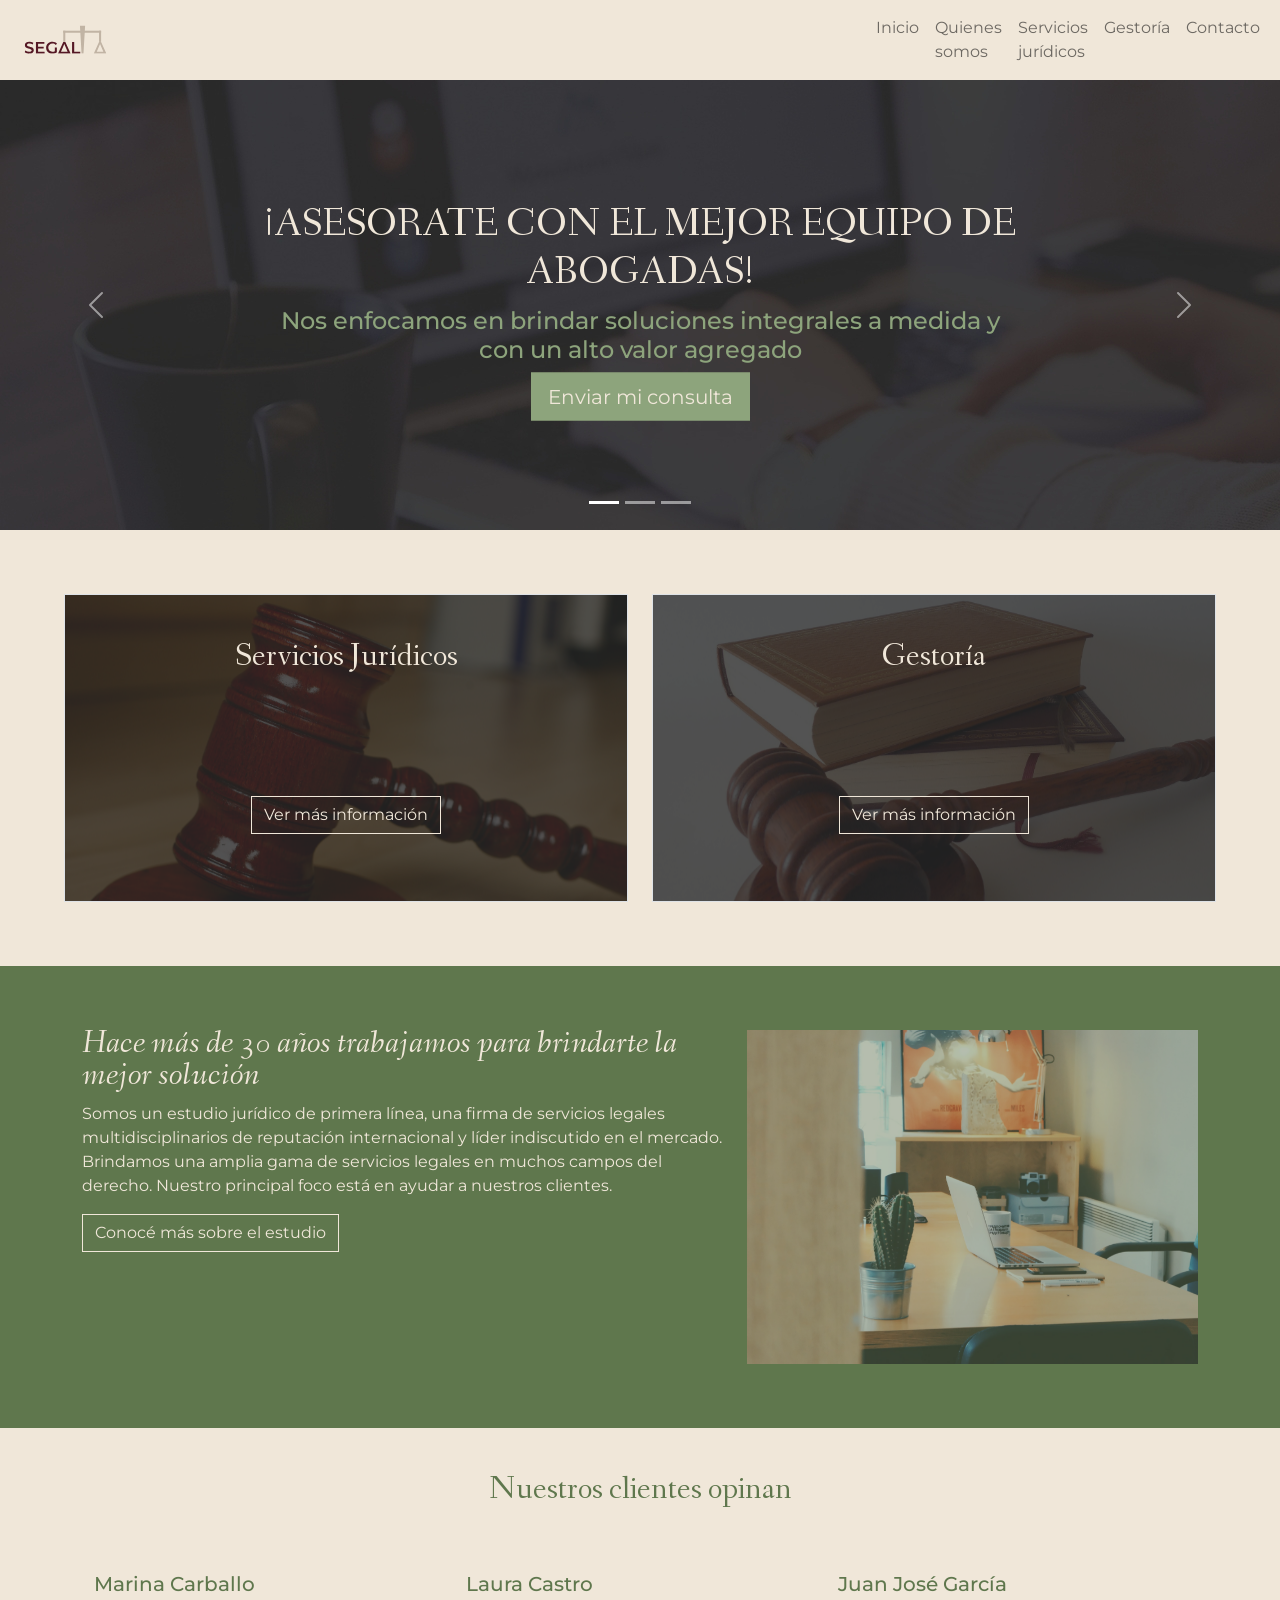
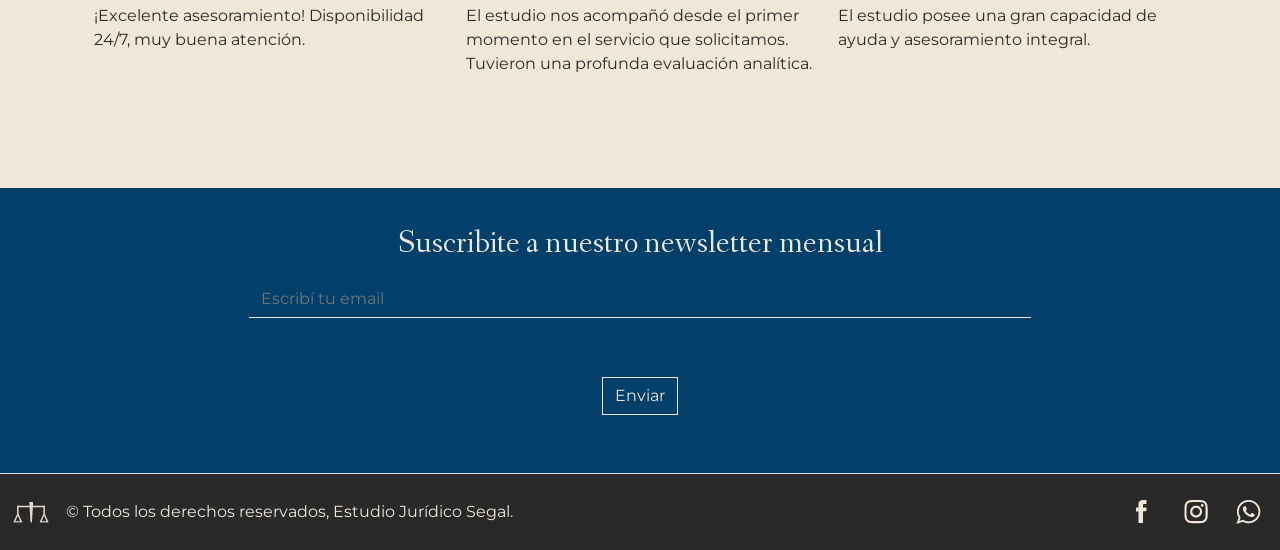
<file: index.html>
<!DOCTYPE html>
<html lang="en">
<head>
    <meta charset="UTF-8">

    <title>Estudio Jurídico Segal</title>
    <meta name="keywords"  content="Estudio Juridico, Bettina Segal, Legales, Villa Celina, Centro">
    <meta name="description" content="Estudio Juridico que cuenta con más de 30 años de trayectoria. Realiza servicios juridicos y gestorías personalizadas. La sección cuenta los servicios, acerca del estudio y un formulario de suscripción a newsletter.">

    <link rel="shortcut icon" href="assest/img/favicon.png">

    <!--Estilos de Bootstrap-->
    <link rel="stylesheet" href="assest/css/bootstrap.css">
     
    <!--Estilos de propios-->
    <link rel="stylesheet" href="assest/css/style.css">
   
    <!--Responsive-->
    <meta http-equiv="X-UA-Compatible" content="IE=edge">
    <meta name="viewport" content="width=device-width, initial-scale=1.0">

    <!-- Tipografía -->
    <link rel="preconnect" href="https://fonts.googleapis.com">
    <link rel="preconnect" href="https://fonts.gstatic.com" crossorigin>
    <link href="https://fonts.googleapis.com/css2?family=Montserrat&display=swap" rel="stylesheet">
    <!-- Tipografía medium-->
    <link href="https://fonts.googleapis.com/css2?family=Montserrat:wght@500&display=swap" rel="stylesheet">
    
    <!-- Recurso online de Animate-->
    <link rel="stylesheet" href="https://cdnjs.cloudflare.com/ajax/libs/animate.css/4.1.1/animate.min.css">
    

</head>
<body>
  
  <main>
    <header>
    <!-- NAV -->
      <nav class="navbar navbar-expand-lg navbar-light nav">
        <div class="container-fluid">
          <div class="container">
            <a class="navbar-brand" href="index.html">
              <img class="logo" src="assest/img/logo_estudiosegal.svg" alt="logo estudio juridico Segal">
            </a>
          </div>
          <button class="navbar-toggler" type="button" data-bs-toggle="collapse" data-bs-target="#navbarSupportedContent" aria-controls="navbarSupportedContent" aria-expanded="false" aria-label="Toggle navigation">
            <span class="navbar-toggler-icon"></span>
          </button>
          <div class="collapse navbar-collapse" id="navbarSupportedContent">
            <ul class="navbar-nav me-auto mb-2 mb-lg-0">
              <li class="nav-item item">
                <a class="nav-link" aria-current="page" href="index.html">Inicio</a>
              </li>
              <li class="nav-item item">
                <a class="nav-link" href="pages/quienes_somos.html">Quienes somos</a>
              </li>
              <li class="nav-item item">
                <a class="nav-link" href="pages/servicios_juridicos.html">Servicios jurídicos</a>
              </li>
              <li class="nav-item item">
                <a class="nav-link" href="pages/gestoria.html">Gestoría</a>
              </li>
              <li class="nav-item item">
                <a class="nav-link" href="pages/contacto.html">Contacto</a>
              </li>
            </ul>

          </div>
        </div>
    </nav>

      <!-- FIN NAV -->

      <!-- INICIO SLIDER -->
    <div id="myCarousel" class="carousel slide slider" data-bs-ride="carousel">
      <div class="carousel-indicators">
        <button type="button" data-bs-target="#myCarousel" data-bs-slide-to="0" class="active" aria-current="true" aria-label="Slide 1"></button>
        <button type="button" data-bs-target="#myCarousel" data-bs-slide-to="1" aria-label="Slide 2"></button>
        <button type="button" data-bs-target="#myCarousel" data-bs-slide-to="2" aria-label="Slide 3"></button>
      </div>
      <div class="carousel-inner">
        <div class="carousel-item active">
          <img src="assest/img/HEADER - 1.jpg" alt="estudio juridico segal">

          <div class="container">
            <div class="carousel-caption text-start">
              <h1 class="titulo" >¡ASESORATE CON EL MEJOR EQUIPO DE ABOGADAS!</h1>
              <h2 class="h4 subtitulo" >Nos enfocamos en brindar soluciones integrales a medida y con un alto valor agregado</h4>
              <p><a class="btn btn-lg btn-primary" href="pages/contacto.html">Enviar mi consulta</a></p>
            </div>
          </div>
        </div>
        <div class="carousel-item">
          <img src="assest/img/HEADER – 2.jpg"alt="estudio juridico segal">

          <div class="container">
            <div class="carousel-caption">
              <h2 class="h1 titulo" >¡ASESORATE CON EL MEJOR EQUIPO DE ABOGADAS!</h1>
              <h3 class="h4 subtitulo" >Nos enfocamos en brindar soluciones integrales a medida y con un alto valor agregado</h4>
              <p><a class="btn btn-lg btn-primary" href="pages/contacto.html">Enviar mi consulta</a></p>
            </div>
          </div>
        </div>
        <div class="carousel-item">
          <img src="assest/img/HEADER – 3.jpg" alt="estudio juridico segal">

          <div class="container">
            <div class="carousel-caption text-end">
              <h3 class="h1 titulo" >¡ASESORATE CON EL MEJOR EQUIPO DE ABOGADAS!</h1>
              <h4 class="h4 subtitulo" >Nos enfocamos en brindar soluciones integrales a medida y con un alto valor agregado</h4>
              <p><a class="btn btn-lg btn-primary" href="pages/contacto.html">Enviar mi consulta</a></p>
            </div>
          </div>
        </div>
      </div>
      <button class="carousel-control-prev" type="button" data-bs-target="#myCarousel" data-bs-slide="prev">
        <span class="carousel-control-prev-icon" aria-hidden="true"></span>
        <span class="visually-hidden">Previous</span>
      </button>
      <button class="carousel-control-next" type="button" data-bs-target="#myCarousel" data-bs-slide="next">
        <span class="carousel-control-next-icon" aria-hidden="true"></span>
        <span class="visually-hidden">Next</span>
      </button>
  </div>
      <!-- FIN SLIDER -->

   </header>
    
   <main>
      <!-- NUESTROS SERVICIOS-->
      <div class="nuestros-servicios">
          <div class="row align-items-md-stretch">
            <div class="col-md-6 ">
              <div class="h-100 p-5 bg-light imagen_home border">
                <h2 class="h2 subtitulo" >Servicios Jurídicos</h2>
                <a href="pages/servicios_juridicos.html" ><button class="btn btn-outline-secondary" type="button">Ver más información</button></a>
              </div>
            </div>
            <div class="col-md-6">
              <div class="h-100 p-5 bg-light imagen_home_2 border ">
                <h2 class="h2 subtitulo">Gestoría</h2>
                <a href="pages/gestoria.html" ><button class="btn btn-outline-secondary" type="button">Ver más información</button></a>
              </div>
            </div>
          </div>
      </div>

      <!-- FIN NUESTROS SERVICIOS-->

      <!-- NUESTRO ESTUDIO-->
      <div class="estudio">
          <div class="container">
              <div class="row featurette">
                <div class="col-md-7 animate__animated animate__fadeInLeft">
                  <h2 class="featurette-heading subtitulo">Hace más de 30 años trabajamos para brindarte la mejor solución</h2>
                  <p class="parrafo">Somos un estudio jurídico de primera línea, una firma de servicios legales multidisciplinarios de reputación internacional y líder indiscutido en el mercado. Brindamos una amplia gama de servicios legales en muchos campos del derecho. Nuestro principal foco está en ayudar a nuestros clientes.</p>
                  <a href="pages/quienes_somos.html"><button type="button" class="btn btn-outline-primary boton_margin">Conocé más sobre el estudio</button></a>
                </div>
                <div class="col-md-5">
                  <img src="assest/img/Home_estudio.png" alt="estudio juridico" class="bd-placeholder-img bd-placeholder-img-lg featurette-image img-fluid mx-auto" width="500" >
                </div>
              </div>
          </div> 
      </div>
      <!-- FIN NUESTRO ESTUDIO-->

      <!-- OPINIONES CLIENTES-->
      <div class="opiniones">
          <div class=" container px-4 py-5" id="featured-3">
            <h2 class="pb-2 subtitulo">Nuestros clientes opinan</h2>
            <div class="row g-4 py-5 row-cols-1 row-cols-lg-3">
              <div class="feature col">
                <div class="feature-icon bg-primary bg-gradient">
                </div>
                <h5 class="nombres" >Marina Carballo</h5>
                <p class="parrafo" >¡Excelente asesoramiento! Disponibilidad 24/7, muy buena atención.</p>
              </div>
              <div class="feature col">
                <div class="feature-icon bg-primary bg-gradient">
                </div>
                <h5 class="nombres">Laura Castro</h5>
                <p class="parrafo">El estudio nos acompañó desde el primer momento en el servicio que solicitamos. Tuvieron una profunda evaluación analítica.</p>
              </div>
              <div class="feature col">
                <div class="feature-icon bg-primary bg-gradient">
                </div>
                <h5 class="nombres">Juan José García</h5>
                <p class="parrafo">El estudio posee una gran capacidad de ayuda y asesoramiento integral.</p>
              </div>
            </div>
          </div>
      </div>
      <!-- FIN OPINIONES CLIENTES-->

      <!-- INICIO NEWSLETTER-->
      
      <form>
          <div class="newsletter" >
            <div class="container" >
              <h2 class="pb-2 subtitulo">Suscribite a nuestro newsletter mensual</h2>
                <div class="mb-12">
                  <input type="email" class="form-control-news mx-auto" aria-describedby="emailHelp" placeholder="Escribí tu email">
                </div>
                <button type="submit" class="btn btn-primary-news">Enviar</button>
            </div>
          </div>
      </form>

       <!-- FIN NEWSLETTER-->

    </main>

    <!-- FOOTER-->
    <footer class="d-flex flex-wrap justify-content-between align-items-center py-3 my-4 border-top footer">
      <div class="col-md-8 d-flex align-items-center">
        <a href="index.html" class="mb-3 me-2 mb-md-0 text-muted text-decoration-none lh-1">
          <img src="assest/img/Iso.png" alt="iso estudio juridico segal">
        </a>
        <span class="legales">&copy; Todos los derechos reservados, Estudio Jurídico Segal.</span>
      </div>
  
      <ul class="nav col-md-4 justify-content-end list-unstyled d-flex footer">
        <li class="ms-3"><a  href="https://es-la.facebook.com/"><img src="assest/img/fb.png"><use xlink:href="#twitter"/></a></li>
        <li class="ms-3"><a href="https://instagram.com/estudiojuridicosegal?utm_medium=copy_link"><img src="assest/img/Ig.png"><use xlink:href="#instagram"/></a></li>
        <li class="ms-3"><a  href="https://web.whatsapp.com/"><img src="assest/img/Wpp.png"><use xlink:href="#facebook"/></a></li>
      </ul>
    </footer>
    <!-- FIN FOOTER-->



    <!--JavaScript de bootstrap-->
    <script src="assest/js/bootstrap.js"></script>

</body>
</html>
</file>
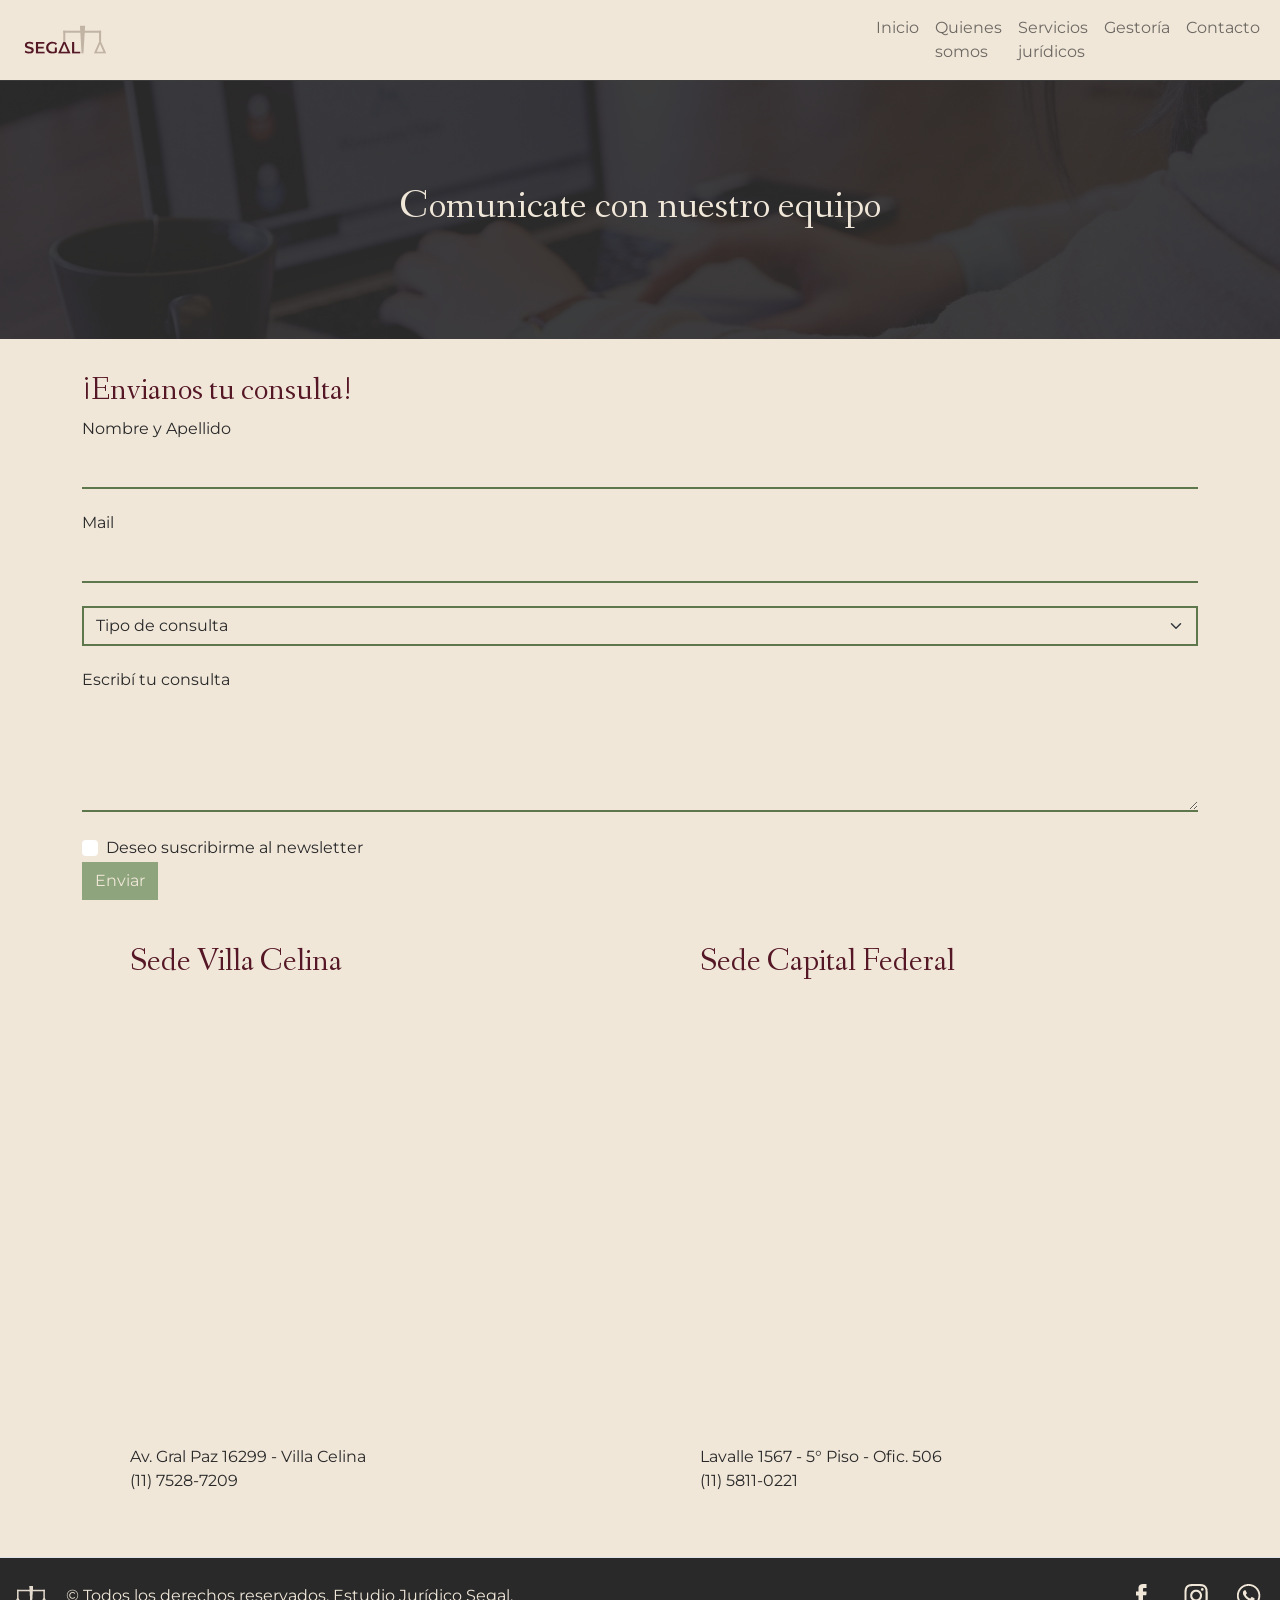
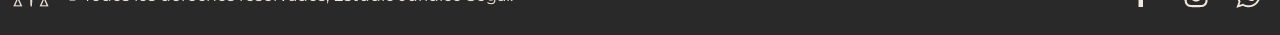
<file: pages/contacto.html>
<!DOCTYPE html>
<html lang="en">
<head>
    <meta charset="UTF-8">
    <meta http-equiv="X-UA-Compatible" content="IE=edge">
    <meta name="viewport" content="width=device-width, initial-scale=1.0">

    <title>Estudio Jurídico Segal</title>
    <meta name="keywords"  content="Estudio Juridico, Bettina Segal, Legales, Villa Celina, Centro">
    <meta name="description" content="Envia tu consulta en el formulario y encontrá las sedes que tiene el estudio.">

    <link rel="shortcut icon" href="../assest/img/favicon.png">

    <!--Estilos de Bootstrap-->
    <link rel="stylesheet" href="../assest/css/bootstrap.css">

    <!--Estilos de propios-->
    <link rel="stylesheet" href="../assest/css/style.css">
   
    <!--Responsive-->
    <meta http-equiv="X-UA-Compatible" content="IE=edge">
    <meta name="viewport" content="width=device-width, initial-scale=1.0">

    <!-- Tipografía -->
    <link rel="preconnect" href="https://fonts.googleapis.com">
    <link rel="preconnect" href="https://fonts.gstatic.com" crossorigin>
    <link href="https://fonts.googleapis.com/css2?family=Montserrat&display=swap" rel="stylesheet">
    <!-- Tipografía medium-->
    <link href="https://fonts.googleapis.com/css2?family=Montserrat:wght@500&display=swap" rel="stylesheet">
    

    <!-- Recurso online de Animate-->
    <link rel="stylesheet" href="https://cdnjs.cloudflare.com/ajax/libs/animate.css/4.1.1/animate.min.css">
    

</head>
<body>
    
    <header>
        <!-- NAV -->
      <nav class="navbar navbar-expand-lg navbar-light nav">
        <div class="container-fluid">
          <div class="container">
            <a class="navbar-brand" href="../index.html">
              <img class="logo" src="../assest/img/logo_estudiosegal.svg" alt="logo estudio juridico Segal">
            </a>
          </div>
          <button class="navbar-toggler" type="button" data-bs-toggle="collapse" data-bs-target="#navbarSupportedContent" aria-controls="navbarSupportedContent" aria-expanded="false" aria-label="Toggle navigation">
            <span class="navbar-toggler-icon"></span>
          </button>
          <div class="collapse navbar-collapse" id="navbarSupportedContent">
            <ul class="navbar-nav me-auto mb-2 mb-lg-0">
              <li class="nav-item item">
                <a class="nav-link" aria-current="page" href="../index.html">Inicio</a>
              </li>
              <li class="nav-item item">
                <a class="nav-link" href="quienes_somos.html">Quienes somos</a>
              </li>
              <li class="nav-item item">
                <a class="nav-link" href="servicios_juridicos.html">Servicios jurídicos</a>
              </li>
              <li class="nav-item item">
                <a class="nav-link" href="gestoria.html">Gestoría</a>
              </li>
              <li class="nav-item item">
                <a class="nav-link" href="contacto.html">Contacto</a>
              </li>
            </ul>
          </div>
        </div>
      </nav>
      <!-- FIN NAV -->
      <!-- CARATULA -->
        <div class="encabezado_subsecciones">
            <img src="../assest/img/Header_img de ejemplo.png" class="img-fluid" alt="encabezado del estudio">
            <h1 class=" titulo " >Comunicate con nuestro equipo</h1>
        </div>
      <!--FIN CARATULAR-->
    </header>

    <main>
    <div class="contacto">
    <div class="container">
      <!--INICIO FORM-->
        <div class="form-body">
                  <div class="row">
                      <div class="form-holder">
                          <div class="form-content ">
                              <div class="form-items">
                                  <h2 class="subtitulo" >¡Envianos tu consulta!</h2>
                                  <form class="requires-validation" novalidate>

                                      <div class="col-md-12">
                                        <label class="txt_form" >Nombre y Apellido</label>
                                        <input class="form-control input" type="text" name="name" required>
                                      </div>

                                      <div class="col-md-12">
                                        <label class="txt_form" >Mail</label>
                                        <input class="form-control input" type="email" name="email" required>
                                      </div>

                                      <div class="col-md-12">
                                            <select class="form-select mt-3" required>
                                                  <option selected disabled value="" >Tipo de consulta</option>
                                                  <option value="jweb" class="input">Servicios jurídicos</option>
                                                  <option value="sweb" class="input">Gestoría</option>
                                          </select>
                                      </div>

                                      <div class="mb-4">
                                        <label for="exampleFormControlTextarea1" class="txt_form">Escribí tu consulta</label>
                                        <textarea class="form-control input" id="exampleFormControlTextarea1" rows="4"></textarea>
                                      </div>

                                  <div class="form-check">
                                    <input class="form-check-input" type="checkbox" value="" id="invalidCheck" required>
                                    <label class="form-check-label txt_form">Deseo suscribirme al newsletter</label>
                                  </div>
                            

                                      <div class="form-button mt-12">
                                          <button id="submit" type="submit" class="btn btn-primary-2">Enviar</button>
                                      </div>
                                  </form>
                              </div>
                          </div>
                      </div>
                  </div>
        <!--FIN FORM--> 

        <!-- NUESTRAS SEDES -->      
            <div class="row align-items-md-stretch">
              <div class="col-md-6">  
                <div class="h-100 p-5 "><!-- VILLA CELINA -->
                    <article> 
                      <h2 class="subtitulo">Sede Villa Celina</h2>
                      <iframe class="mapa" src="https://www.google.com/maps/embed?pb=!1m18!1m12!1m3!1d3280.5290099835656!2d-58.48159108446999!3d-34.69183476967344!2m3!1f0!2f0!3f0!3m2!1i1024!2i768!4f13.1!3m3!1m2!1s0x95bcceb139f4eddb%3A0xbd696a1889fb409d!2sAv.%20Gral.%20Paz%2016299%2C%20Villa%20Madero%2C%20Buenos%20Aires!5e0!3m2!1ses-419!2sar!4v1647104338335!5m2!1ses-419!2sar" width="100%" height="450" style="border:0;" allowfullscreen="" loading="lazy"></iframe>
                      <p class="txt_form"> Av. Gral Paz 16299 - Villa Celina <br>
                          (11) 7528-7209</p>
                    </article>                
                </div>
              </div>
              <div class="col-md-6">
                <div class="h-100 p-5 ">
                    <article> <!-- CABA -->
                        <h2 class="subtitulo">Sede Capital Federal</h2>
                        <iframe class="mapa" src="https://www.google.com/maps/embed?pb=!1m14!1m8!1m3!1d3284.04830532792!2d-58.388953!3d-34.60294!3m2!1i1024!2i768!4f13.1!3m3!1m2!1s0x95bccac133144261%3A0x311bf179f17bf904!2sLavalle%201567%2C%20C1048%20CABA!5e0!3m2!1ses!2sar!4v1647104311056!5m2!1ses!2sar" width="100%" height="450" style="border:0;" allowfullscreen="" loading="lazy"></iframe>
                        <p class="txt_form">Lavalle 1567 - 5° Piso - Ofic. 506 <br>
                            (11) 5811-0221</p>
                    </article>       
                </div>
              </div>
            </div>
          </div>
        </div>
    </div>
  </main>

    <!-- FOOTER-->
    <footer class="d-flex flex-wrap justify-content-between align-items-center py-3 my-4 border-top footer">
      <div class="col-md-8 d-flex align-items-center">
        <a href="../index.html" class="mb-3 me-2 mb-md-0 text-muted text-decoration-none lh-1">
          <img src="../assest/img/Iso.png" alt="iso estudio juridico segal">
        </a>
        <span class="legales">&copy; Todos los derechos reservados, Estudio Jurídico Segal.</span>
      </div>

      <ul class="nav col-md-4 justify-content-end list-unstyled d-flex footer">
        <li class="ms-3"><a  href="https://es-la.facebook.com/"><img src="../assest/img/fb.png"><use xlink:href="#twitter"/></a></li>
        <li class="ms-3"><a href="https://instagram.com/estudiojuridicosegal?utm_medium=copy_link"><img src="../assest/img/Ig.png"><use xlink:href="#instagram"/></a></li>
        <li class="ms-3"><a  href="https://web.whatsapp.com/"><img src="../assest/img/Wpp.png"><use xlink:href="#facebook"/></a></li>
      </ul>
    </footer>
    <!-- FIN FOOTER-->

    <!--JavaScript de bootstrap-->
    <script src="../assest/js/bootstrap.js"></script>

</body>
</html>
</file>
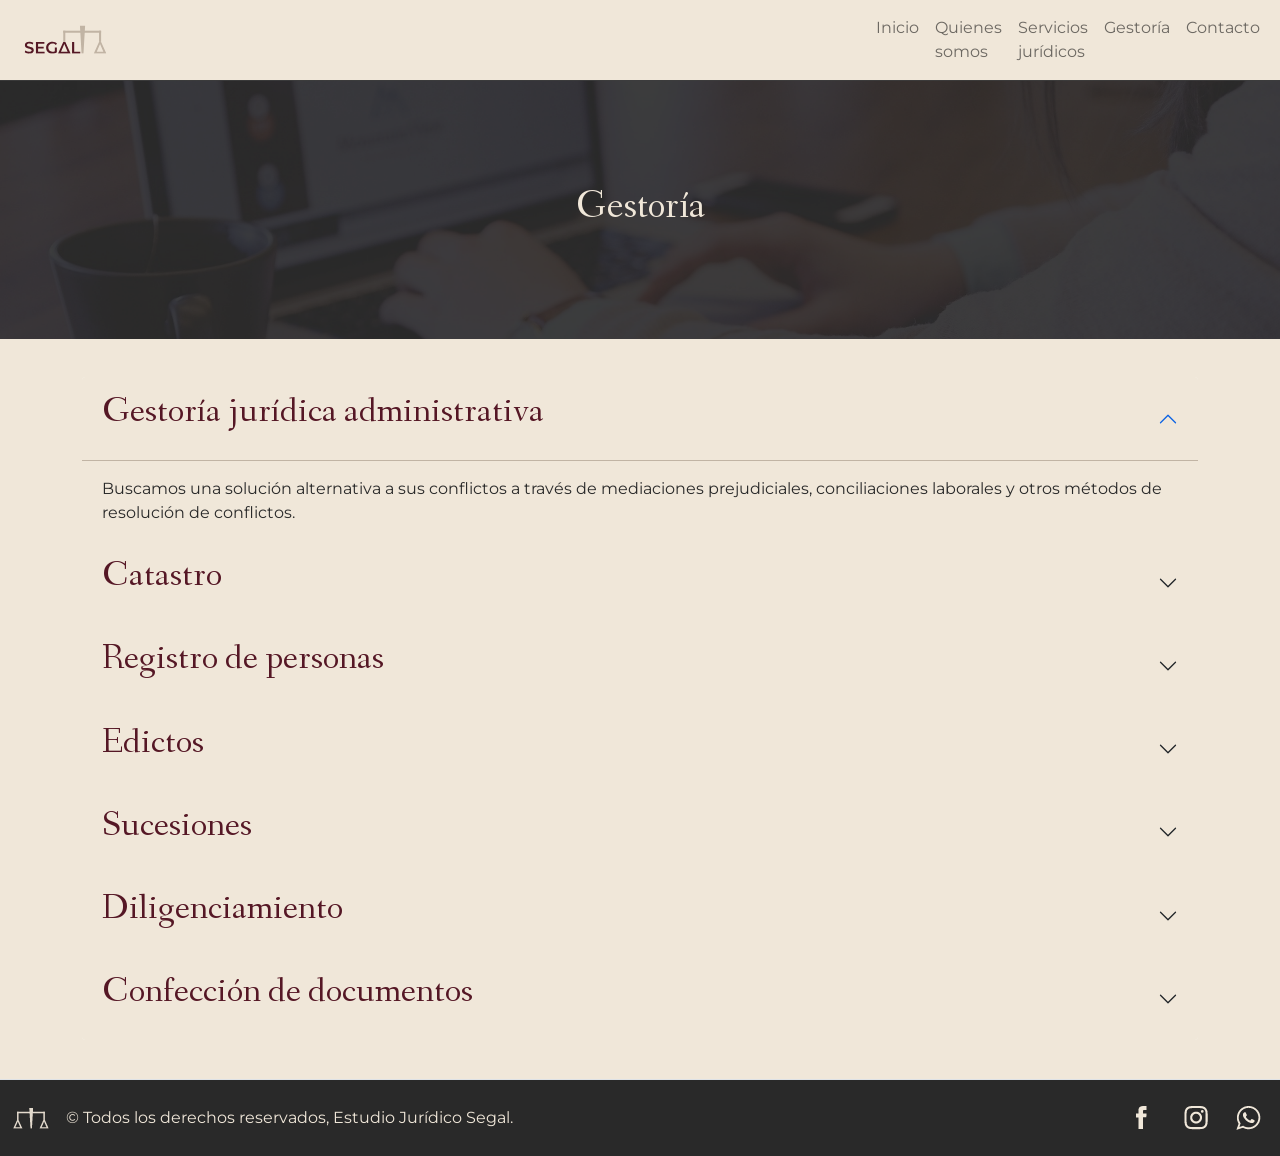
<file: pages/gestoria.html>
<!DOCTYPE html>
<html lang="en">
<head>
    <meta charset="UTF-8">
    <meta http-equiv="X-UA-Compatible" content="IE=edge">
    <meta name="viewport" content="width=device-width, initial-scale=1.0">

    <title>Estudio Jurídico Segal</title>
    <meta name="keywords"  content="Estudio Juridico, Bettina Segal, Legales, Villa Celina, Centro">
    <meta name="description" content="Estudio Juridico segal realiza servicios de gestoría tales registro de personas, catastro, sucesiones, entre otros.">

    <link rel="shortcut icon" href="../assest/img/favicon.png">

    <!--Estilos de Bootstrap-->
    <link rel="stylesheet" href="../assest/css/bootstrap.css">

    <!--Estilos de propios-->
    <link rel="stylesheet" href="../assest/css/style.css">
   
    <!--Responsive-->
    <meta http-equiv="X-UA-Compatible" content="IE=edge">
    <meta name="viewport" content="width=device-width, initial-scale=1.0">

    <!-- Tipografía -->
    <link rel="preconnect" href="https://fonts.googleapis.com">
    <link rel="preconnect" href="https://fonts.gstatic.com" crossorigin>
    <link href="https://fonts.googleapis.com/css2?family=Montserrat&display=swap" rel="stylesheet">
    <!-- Tipografía medium-->
    <link href="https://fonts.googleapis.com/css2?family=Montserrat:wght@500&display=swap" rel="stylesheet">
    

    <!-- Recurso online de Animate-->
    <link rel="stylesheet" href="https://cdnjs.cloudflare.com/ajax/libs/animate.css/4.1.1/animate.min.css">
    

</head>
<body>
    
    <header>
       <!-- NAV -->
      <nav class="navbar navbar-expand-lg navbar-light nav">
        <div class="container-fluid">
          <div class="container">
            <a class="navbar-brand" href="../index.html">
              <img class="logo" src="../assest/img/logo_estudiosegal.svg" alt="logo estudio juridico Segal">
            </a>
          </div>
          <button class="navbar-toggler" type="button" data-bs-toggle="collapse" data-bs-target="#navbarSupportedContent" aria-controls="navbarSupportedContent" aria-expanded="false" aria-label="Toggle navigation">
            <span class="navbar-toggler-icon"></span>
          </button>
          <div class="collapse navbar-collapse" id="navbarSupportedContent">
            <ul class="navbar-nav me-auto mb-2 mb-lg-0">
              <li class="nav-item item">
                <a class="nav-link" aria-current="page" href="../index.html">Inicio</a>
              </li>
              <li class="nav-item item">
                <a class="nav-link" href="quienes_somos.html">Quienes somos</a>
              </li>
              <li class="nav-item item">
                <a class="nav-link" href="servicios_juridicos.html">Servicios jurídicos</a>
              </li>
              <li class="nav-item item">
                <a class="nav-link" href="gestoria.html">Gestoría</a>
              </li>
              <li class="nav-item item">
                <a class="nav-link" href="contacto.html">Contacto</a>
              </li>
            </ul>
          </div>
        </div>
      </nav>
      <!-- FIN NAV -->


      <!-- FIN NAV -->
            <!-- CARATULA -->
        <div class="encabezado_subsecciones">
            <img src="../assest/img/Header_img de ejemplo.png" class="img-fluid" alt="encabezado del estudio">
            <h1 class="titulo" >Gestoría</h1>
        </div>
            <!--FIN CARATULAR-->
            

    </header>

    
    <main class="fondo_gestoria">

        <!--ACORDEON-->
      <div class="container animate__animated animate__fadeInLeft">
        <div class="accordion" id="accordionPanelsStayOpenExample">

            <div class="accordion-item">
              <h2 class="accordion-header" id="panelsStayOpen-headingOne">
                <button class="accordion-button" type="button" data-bs-toggle="collapse" data-bs-target="#panelsStayOpen-collapseOne" aria-expanded="true" aria-controls="panelsStayOpen-collapseOne">
                   <h2 class="titulo" >Gestoría jurídica administrativa</h2>
                </button>
              </h2>
              <div id="panelsStayOpen-collapseOne" class="accordion-collapse collapse show" aria-labelledby="panelsStayOpen-headingOne">
                <div class="accordion-body">
                    Buscamos una solución alternativa a sus conflictos a través de mediaciones prejudiciales, conciliaciones laborales y otros métodos de resolución de conflictos.
                </div>
              </div>
            </div>

            <div class="accordion-item">
              <h2 class="accordion-header" id="panelsStayOpen-headingTwo">
                <button class="accordion-button collapsed" type="button" data-bs-toggle="collapse" data-bs-target="#panelsStayOpen-collapseTwo" aria-expanded="false" aria-controls="panelsStayOpen-collapseTwo">
                  <h2 class="titulo" >Catastro</h2>
                </button>
              </h2>
              <div id="panelsStayOpen-collapseTwo" class="accordion-collapse collapse" aria-labelledby="panelsStayOpen-headingTwo">
                <div class="accordion-body">
                    Valuación fiscal, Certificado de catastro, Libre deuda, Plancheta y Planos de mensura y geodesia.
                </div>
              </div>
            </div>

            <div class="accordion-item">
              <h2 class="accordion-header" id="panelsStayOpen-headingThree">
                <button class="accordion-button collapsed" type="button" data-bs-toggle="collapse" data-bs-target="#panelsStayOpen-collapseThree" aria-expanded="false" aria-controls="panelsStayOpen-collapseThree">
                    <h2 class="titulo" >Registro de personas</h2>
                </button>
              </h2>
              <div id="panelsStayOpen-collapseThree" class="accordion-collapse collapse" aria-labelledby="panelsStayOpen-headingThree">
                <div class="accordion-body">
                    Partidas de nacimiento - defunción - matrimonio, Inscripción de divorcio por oficio con partida, Inscripción de divorcio por test. Ley c/ partida y Legalización/ actualización de partidas.
                </div>
              </div>
            </div>

            <div class="accordion-item">
                <h2 class="accordion-header" id="panelsStayOpen-headingFour">
                  <button class="accordion-button collapsed" type="button" data-bs-toggle="collapse" data-bs-target="#panelsStayOpen-collapseFour" aria-expanded="false" aria-controls="panelsStayOpen-collapseFour">
                      <h2 class="titulo" >Edictos</h2>
                  </button>
                </h2>
                <div id="panelsStayOpen-collapseFour" class="accordion-collapse collapse" aria-labelledby="panelsStayOpen-headingFour">
                  <div class="accordion-body">
                    Boletín Oficial y Diarios Locales.
                  </div>
                </div>
            </div>

            <div class="accordion-item">
                <h2 class="accordion-header" id="panelsStayOpen-headingFive">
                  <button class="accordion-button collapsed" type="button" data-bs-toggle="collapse" data-bs-target="#panelsStayOpen-collapseFive" aria-expanded="false" aria-controls="panelsStayOpen-collapseFive">
                      <h2 class="titulo" >Sucesiones</h2>
                  </button>
                </h2>
                <div id="panelsStayOpen-collapseFive" class="accordion-collapse collapse" aria-labelledby="panelsStayOpen-headingFive">
                  <div class="accordion-body">
                    En esta área nuestro estudio jurídico cuenta con gran experiencia en: Inicio de Sucesiones, Inscripciones y registro, Administración de acervo sucesorio, Particiones, Búsqueda e identificación del patrimonio hereditario, Sucesiones ab Intestato (sin testamento), Declaratoria de herederos, Sucesiones testamentarias, Herencias / legados, Testamentos y actos de última voluntad, por instrumento público o privado.
                  </div>
                </div>
            </div>

            <div class="accordion-item">
                <h2 class="accordion-header" id="panelsStayOpen-headingSix">
                  <button class="accordion-button collapsed" type="button" data-bs-toggle="collapse" data-bs-target="#panelsStayOpen-collapseSix" aria-expanded="false" aria-controls="panelsStayOpen-collapseSix">
                      <h2 class="titulo" >Diligenciamiento</h2>
                  </button>
                </h2>
                <div id="panelsStayOpen-collapseSix" class="accordion-collapse collapse" aria-labelledby="panelsStayOpen-headingSix">
                  <div class="accordion-body">
                    Cédulas y Mandamientos de Intimación, Oficios y Partidas, Mandamientos de Embargo, Inscripción de Divorcios, Embargos y Declaratorias de Herederos y Certificados de Inhibición, Dominio y Valuación.
                  </div>
                </div>
            </div>

            <div class="accordion-item">
                <h2 class="accordion-header" id="panelsStayOpen-headingSeven">
                  <button class="accordion-button collapsed" type="button" data-bs-toggle="collapse" data-bs-target="#panelsStayOpen-collapseSeven" aria-expanded="false" aria-controls="panelsStayOpen-collapseSeven">
                      <h2 class="titulo" >Confección de documentos</h2>
                  </button>
                </h2>
                <div id="panelsStayOpen-collapseSeven" class="accordion-collapse collapse" aria-labelledby="panelsStayOpen-headingSeven">
                  <div class="accordion-body">
                    Todo lo que usted necesita a cargo de un profesional especialista: Testimonios, Oficios, Minutas, Exhortos, Escritos y Contratos, Formularios.
                  </div>
                </div>
            </div>

            
          </div>

          
          <!--FIN ACORDEON-->
      </div> 
    </main>

    <!-- FOOTER-->
    <footer class="d-flex flex-wrap justify-content-between align-items-center py-3 my-4 border-top footer">
      <div class="col-md-8 d-flex align-items-center">
        <a href="../index.html" class="mb-3 me-2 mb-md-0 text-muted text-decoration-none lh-1">
          <img src="../assest/img/Iso.png" alt="iso estudio juridico segal">
        </a>
        <span class="legales">&copy; Todos los derechos reservados, Estudio Jurídico Segal.</span>
      </div>

      <ul class="nav col-md-4 justify-content-end list-unstyled d-flex footer">
        <li class="ms-3"><a  href="https://es-la.facebook.com/"><img src="../assest/img/fb.png"><use xlink:href="#twitter"/></a></li>
        <li class="ms-3"><a href="https://instagram.com/estudiojuridicosegal?utm_medium=copy_link"><img src="../assest/img/Ig.png"><use xlink:href="#instagram"/></a></li>
        <li class="ms-3"><a  href="https://web.whatsapp.com/"><img src="../assest/img/Wpp.png"><use xlink:href="#facebook"/></a></li>
      </ul>
    </footer>
    <!-- FIN FOOTER-->

    <!--JavaScript de bootstrap-->
    <script src="../assest/js/bootstrap.js"></script>

</body>
</html>
</file>
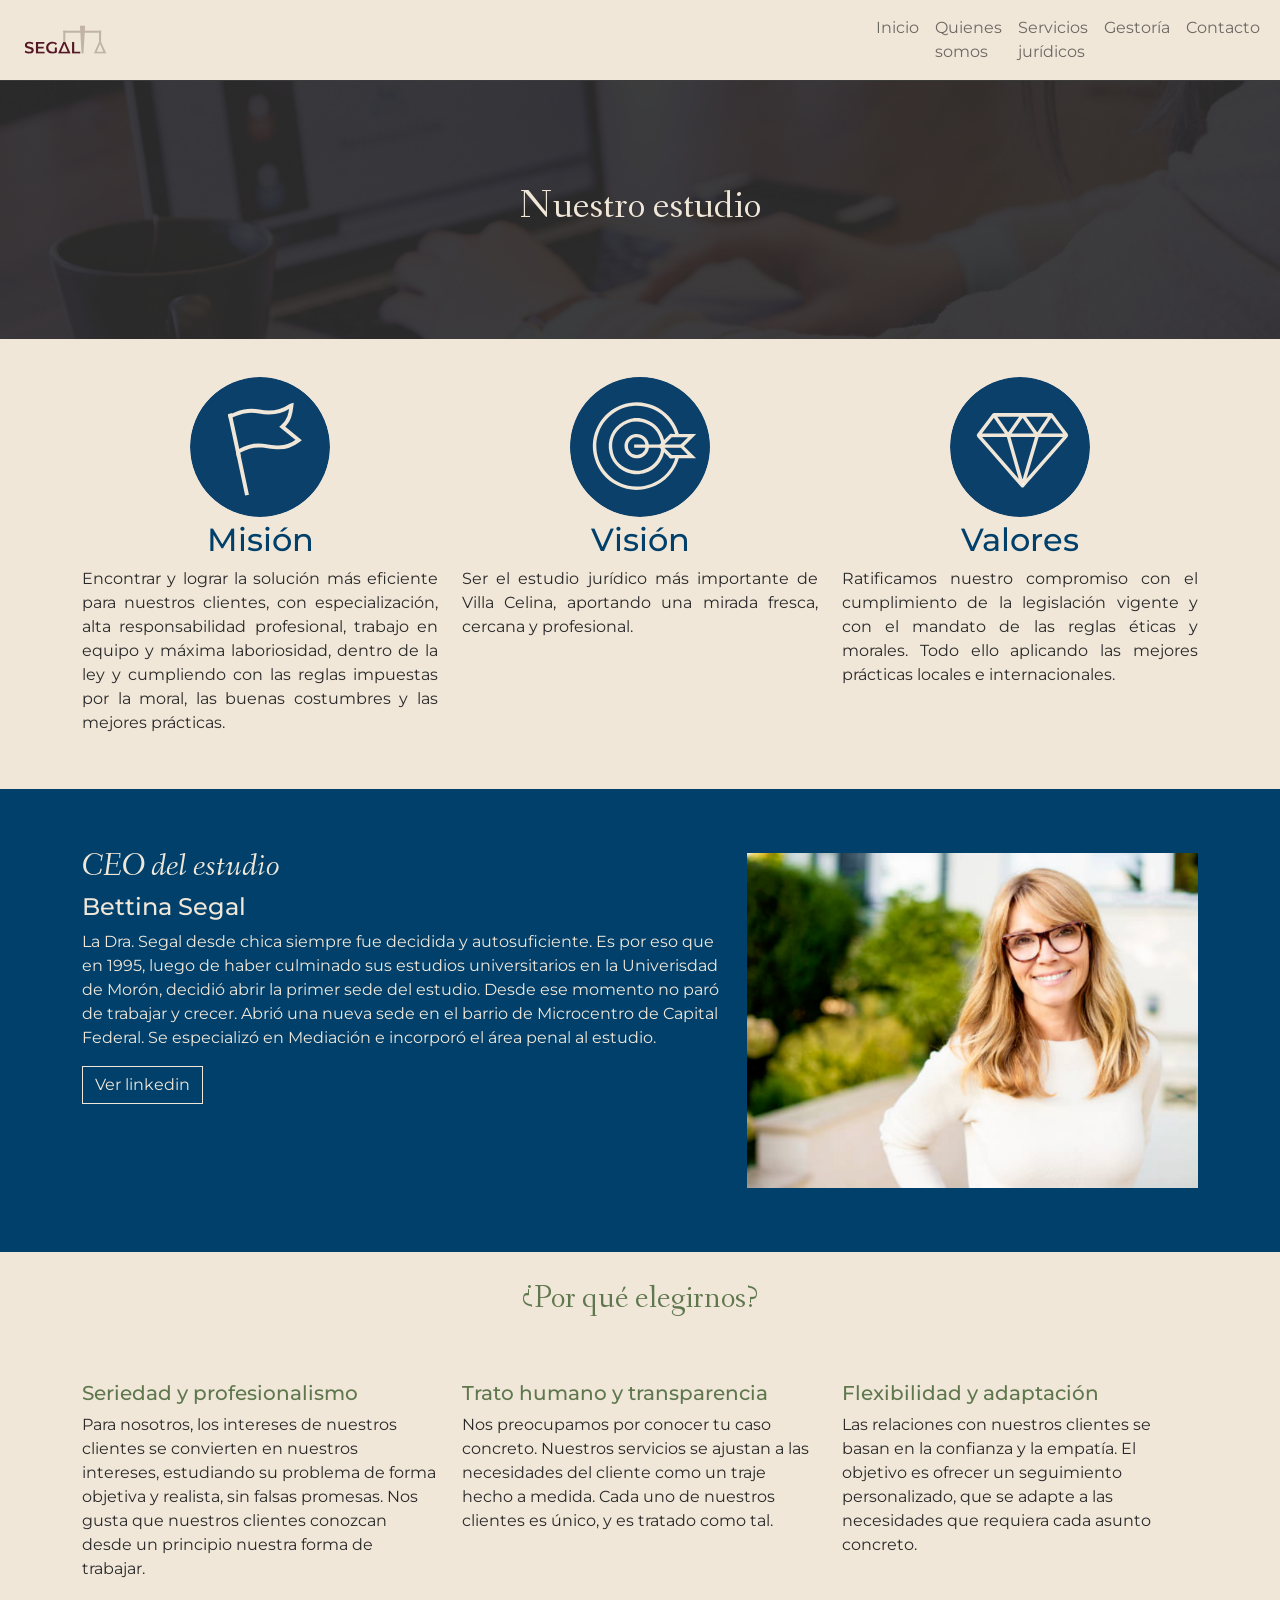
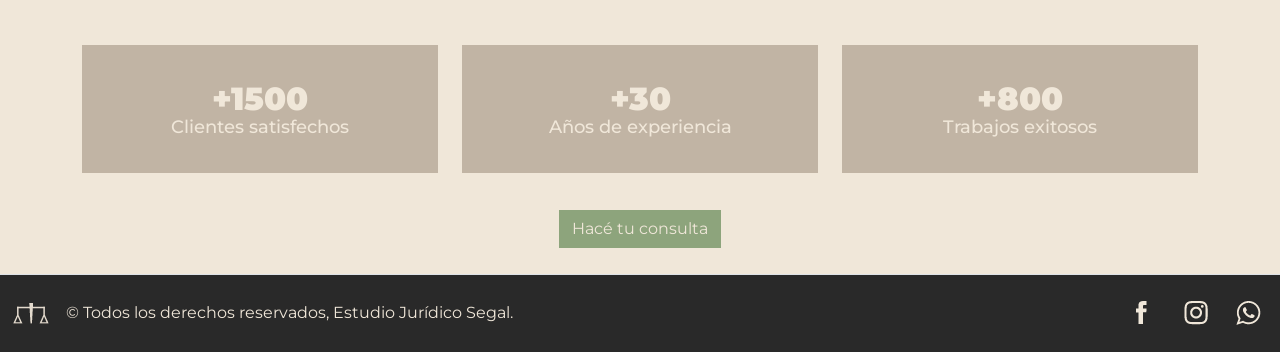
<file: pages/quienes_somos.html>
<!DOCTYPE html>
<html lang="en">
<head>
    <meta charset="UTF-8">
    <meta http-equiv="X-UA-Compatible" content="IE=edge">
    <meta name="viewport" content="width=device-width, initial-scale=1.0">

    <title>Estudio Jurídico Segal</title>
    <meta name="keywords"  content="Estudio Juridico, Bettina Segal, Legales, Villa Celina, Centro">
    <meta name="description" content="Estudio Juridico segal que ceunta con la ceo Bettina Segal, opiniones y la mision, vision y valores del estudio. Además, cuenta con datos infográficos que resume los datos de los últimos años del estudio.">

    <link rel="shortcut icon" href="../assest/img/favicon.png">
    
    <!--Estilos de Bootstrap-->
    <link rel="stylesheet" href="../assest/css/bootstrap.css">

    <!--Estilos de propios-->
    <link rel="stylesheet" href="../assest/css/style.css">
   
    <!--Responsive-->
    <meta http-equiv="X-UA-Compatible" content="IE=edge">
    <meta name="viewport" content="width=device-width, initial-scale=1.0">

    <!-- Tipografía -->
    <link rel="preconnect" href="https://fonts.googleapis.com">
    <link rel="preconnect" href="https://fonts.gstatic.com" crossorigin>
    <link href="https://fonts.googleapis.com/css2?family=Montserrat&display=swap" rel="stylesheet">
    <!-- Tipografía medium-->
    <link href="https://fonts.googleapis.com/css2?family=Montserrat:wght@500&display=swap" rel="stylesheet">
    

    <!-- Recurso online de Animate-->
    <link rel="stylesheet" href="https://cdnjs.cloudflare.com/ajax/libs/animate.css/4.1.1/animate.min.css">

</head>
<body>
    
    <header>
      <!-- NAV -->
      <nav class="navbar navbar-expand-lg navbar-light nav">
        <div class="container-fluid">
          <div class="container">
            <a class="navbar-brand" href="../index.html">
              <img class="logo" src="../assest/img/logo_estudiosegal.svg" alt="logo estudio juridico Segal">
            </a>
          </div>
          <button class="navbar-toggler" type="button" data-bs-toggle="collapse" data-bs-target="#navbarSupportedContent" aria-controls="navbarSupportedContent" aria-expanded="false" aria-label="Toggle navigation">
            <span class="navbar-toggler-icon"></span>
          </button>
          <div class="collapse navbar-collapse" id="navbarSupportedContent">
            <ul class="navbar-nav me-auto mb-2 mb-lg-0">
              <li class="nav-item item">
                <a class="nav-link" aria-current="page" href="../index.html">Inicio</a>
              </li>
              <li class="nav-item item">
                <a class="nav-link" href="quienes_somos.html">Quienes somos</a>
              </li>
              <li class="nav-item item">
                <a class="nav-link" href="servicios_juridicos.html">Servicios jurídicos</a>
              </li>
              <li class="nav-item item">
                <a class="nav-link" href="gestoria.html">Gestoría</a>
              </li>
              <li class="nav-item item">
                <a class="nav-link" href="contacto.html">Contacto</a>
              </li>
            </ul>
          </div>
        </div>
      </nav>
      <!-- FIN NAV -->

      <!-- CARATULA -->
        <div class="encabezado_subsecciones">
            <img src="../assest/img/Header_img de ejemplo.png" class="img-fluid" alt="encabezado del estudio">
            <h1 class="h1 titulo" >Nuestro estudio</h1>
        </div>
       <!--FIN CARATULA-->
            

    </header>

    <main>
        <!-- INICIO MISION/VISION/VALORES -->
        <div class="caja_mision" >
              <div class="container" >
                  <div class="row">
                    <div class="col-lg-4 animate__animated animate__fadeInDown" >
                      <img src="../assest/img/mision.svg" class="bd-placeholder-img rounded-circle centrado" width="140" height="140" alt="icono mision">
                      <h1 class="h2 subtitulo" >Misión</h2>
                      <p class="parrafo">Encontrar y lograr la solución más eficiente para nuestros clientes, con especialización, alta responsabilidad profesional, trabajo en equipo y máxima laboriosidad, dentro de la ley y cumpliendo con las reglas impuestas por la moral, las buenas costumbres y las mejores prácticas.</p>
                    </div>

                    <div class="col-lg-4  animate__animated animate__fadeInDown">
                      <img src="../assest/img/vision.svg" class="bd-placeholder-img rounded-circle centrado" width="140" height="140" alt="icono vision">
                      <h2 class="subtitulo">Visión</h2>
                      <p class="parrafo">Ser el estudio jurídico más importante de Villa Celina, aportando una mirada fresca, cercana y profesional. </p>
                      
                    </div>
                    <div class="col-lg-4  animate__animated animate__fadeInDown">
                      <img src="../assest/img/valores.svg" class="bd-placeholder-img rounded-circle centrado" width="140" height="140" alt="icono valores">
                      <h2 class="subtitulo">Valores</h2>
                      <p class="parrafo">Ratificamos nuestro compromiso con el cumplimiento de la legislación vigente y con el mandato de las reglas éticas y morales. Todo ello aplicando las mejores prácticas locales e internacionales.</p>
                      
                    </div>
                  </div>
              </div>
        </div>
        <!-- FIN MISION/VISION/VALORES -->
      
         <!-- CEO DEL ESTUDIO -->
          <div class="estudio_2">
            <div class="container">
                <div class="row featurette">
                  <div class="col-md-7">
                    <h2 class="featurette-heading subtitulo">CEO del estudio</h2>
                    <h3 class="h4 nombre_ceo">Bettina Segal</h4>
                    <p class="parrafo">La Dra. Segal desde chica siempre fue decidida y autosuficiente. Es por eso que en 1995, luego de haber culminado sus estudios universitarios en la Univerisdad de Morón, decidió abrir la primer sede del estudio. Desde ese momento no paró de trabajar y crecer. Abrió una nueva sede en el barrio de Microcentro de Capital Federal. Se especializó en Mediación e incorporó el área penal al estudio.</p>
                    <a href="https://www.linkedin.com/in/bettina-andrea-segal-81867a60/?originalSubdomain=ar"><button type="button" class="btn btn-outline-primary boton_margin">Ver linkedin</button></a>
                  </div>
                  <div class="col-md-5">
                    <img src="../assest/img/Quienes somos_ceo.png" alt="Ceo del estudio" class="bd-placeholder-img bd-placeholder-img-lg featurette-image img-fluid mx-auto" width="500" >
                  </div>
                </div>
            </div> 
        </div>
    <!-- FIN CEO DEL ESTUDIO-->

   <!-- INICIO OPINIONES--> 
    <div class="opiniones">
      <div class="container">
        <h2 class="pb-2 subtitulo padding">¿Por qué elegirnos?</h2>

          <div class="row g-4 py-5 row-cols-1 row-cols-lg-3">
            <div class="feature col">
              <div class="feature-icon bg-primary bg-gradient">
              </div>
              <h4 class="h5 nombres" >Seriedad y profesionalismo</h5>
              <p class="parrafo">Para nosotros, los intereses de nuestros clientes se convierten en nuestros intereses, estudiando su problema de forma objetiva y realista, sin falsas promesas. Nos gusta que nuestros clientes conozcan desde un principio nuestra forma de trabajar.</p>
            </div>
            <div class="feature col">
              <div class="feature-icon bg-primary bg-gradient">
              </div>
              <h4 class="h5 nombres">Trato humano y transparencia</h5>
              <p class="parrafo">Nos preocupamos por conocer tu caso concreto. Nuestros servicios se ajustan a las necesidades del cliente como un traje hecho a medida. Cada uno de nuestros clientes es único, y es tratado como tal.</p>
            </div>
            <div class="feature col">
              <div class="feature-icon bg-primary bg-gradient">
              </div>
              <h4 class="h5 nombres">Flexibilidad y adaptación</h5>
              <p class="parrafo">Las relaciones con nuestros clientes se basan en la confianza y la empatía. El objetivo es ofrecer un seguimiento personalizado, que se adapte a las necesidades que requiera cada asunto concreto.</p>
            </div>
          </div>

        
    <!-- INFOGRAFIA -->
              <div class="row">
                  <div class="four col-md-4">
                      <div class="caja_infografia"> <i class="fa fa-thumbs-o-up"></i> 
                          <span class="titulo">+1500</span>
                          <p class="subtitulo">Clientes satisfechos</p>
                      </div>
                  </div>

                  <div class="four col-md-4">
                    <div class="caja_infografia"> <i class="fa fa-thumbs-o-up"></i> 
                        <span class="titulo">+30</span>
                        <p class="subtitulo">Años de experiencia</p>
                    </div>
                </div>
                
                <div class="four col-md-4">
                  <div class="caja_infografia"> <i class="fa fa-thumbs-o-up"></i> 
                      <span class="titulo">+800</span>
                      <p class="subtitulo">Trabajos exitosos</p>
                  </div>
                </div>
              </div>
    <!-- FIN INFOGRAFIA -->
    </div>
    <!-- BOTON--> 
    <div class="container padding_2">
        <div class="btn-group" role="group" aria-label="Basic example">
          <a href="contacto.html" ><button type="button" class="btn btn-primary-infografia">Hacé tu consulta</button></a>
        </div>
    </div>
    </main>
    <!-- FIN BOTON--> 

    <!-- FOOTER-->
    <footer class="d-flex flex-wrap justify-content-between align-items-center py-3 my-4 border-top footer">
      <div class="col-md-8 d-flex align-items-center">
        <a href="../index.html" class="mb-3 me-2 mb-md-0 text-muted text-decoration-none lh-1">
          <img src="../assest/img/Iso.png" alt="iso estudio juridico segal">
        </a>
        <span class="legales">&copy; Todos los derechos reservados, Estudio Jurídico Segal.</span>
      </div>

      <ul class="nav col-md-4 justify-content-end list-unstyled d-flex footer">
        <li class="ms-3"><a  href="https://es-la.facebook.com/"><img src="../assest/img/fb.png"><use xlink:href="#twitter"/></a></li>
        <li class="ms-3"><a href="https://instagram.com/estudiojuridicosegal?utm_medium=copy_link"><img src="../assest/img/Ig.png"><use xlink:href="#instagram"/></a></li>
        <li class="ms-3"><a  href="https://web.whatsapp.com/"><img src="../assest/img/Wpp.png"><use xlink:href="#facebook"/></a></li>
      </ul>
    </footer>
    <!-- FIN FOOTER-->

    <!--JavaScript de bootstrap-->
    <script src="../assest/js/bootstrap.js"></script>

</body>
</html>
</file>
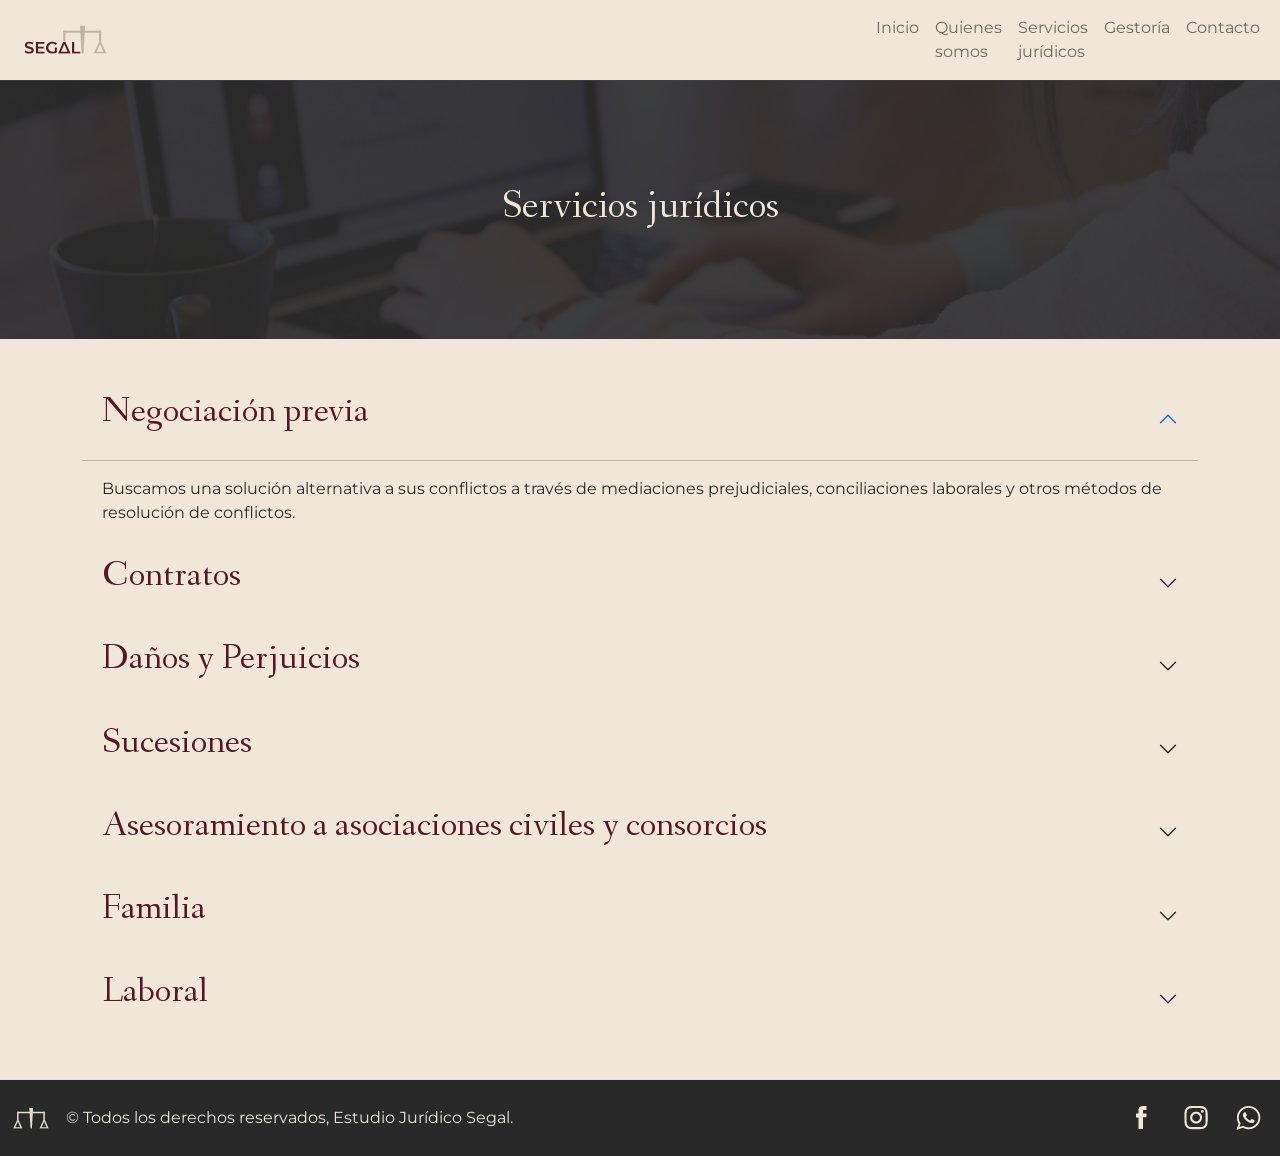
<file: pages/servicios_juridicos.html>
<!DOCTYPE html>
<html lang="en">
<head>
    <meta charset="UTF-8">
    <meta http-equiv="X-UA-Compatible" content="IE=edge">
    <meta name="viewport" content="width=device-width, initial-scale=1.0">

    <title>Estudio Jurídico Segal</title>
    <meta name="keywords"  content="Estudio Juridico, Bettina Segal, Legales, Villa Celina, Centro">
    <meta name="description" content="Estudio Juridico segal realiza servicios jurídicos tales como negociaciones, sucesiones, diligenciamientos, entre otros.">

    <link rel="shortcut icon" href="../assest/img/favicon.png">
    
    <!--Estilos de Bootstrap-->
    <link rel="stylesheet" href="../assest/css/bootstrap.css">

    <!--Estilos de propios-->
    <link rel="stylesheet" href="../assest/css/style.css">
   
    <!--Responsive-->
    <meta http-equiv="X-UA-Compatible" content="IE=edge">
    <meta name="viewport" content="width=device-width, initial-scale=1.0">

    <!-- Tipografía -->
    <link rel="preconnect" href="https://fonts.googleapis.com">
    <link rel="preconnect" href="https://fonts.gstatic.com" crossorigin>
    <link href="https://fonts.googleapis.com/css2?family=Montserrat&display=swap" rel="stylesheet">
    <!-- Tipografía medium-->
    <link href="https://fonts.googleapis.com/css2?family=Montserrat:wght@500&display=swap" rel="stylesheet">
    

    <!-- Recurso online de Animate-->
    <link rel="stylesheet" href="https://cdnjs.cloudflare.com/ajax/libs/animate.css/4.1.1/animate.min.css">
    

</head>
<body>
    
    <header>
        <!-- NAV -->
      <nav class="navbar navbar-expand-lg navbar-light nav">
        <div class="container-fluid">
          <div class="container">
            <a class="navbar-brand" href="../index.html">
              <img class="logo" src="../assest/img/logo_estudiosegal.svg" alt="logo estudio juridico Segal">
            </a>
          </div>
          <button class="navbar-toggler" type="button" data-bs-toggle="collapse" data-bs-target="#navbarSupportedContent" aria-controls="navbarSupportedContent" aria-expanded="false" aria-label="Toggle navigation">
            <span class="navbar-toggler-icon"></span>
          </button>
          <div class="collapse navbar-collapse" id="navbarSupportedContent">
            <ul class="navbar-nav me-auto mb-2 mb-lg-0">
              <li class="nav-item item">
                <a class="nav-link" aria-current="page" href="../index.html">Inicio</a>
              </li>
              <li class="nav-item item">
                <a class="nav-link" href="quienes_somos.html">Quienes somos</a>
              </li>
              <li class="nav-item item">
                <a class="nav-link" href="servicios_juridicos.html">Servicios jurídicos</a>
              </li>
              <li class="nav-item item">
                <a class="nav-link" href="gestoria.html">Gestoría</a>
              </li>
              <li class="nav-item item">
                <a class="nav-link" href="contacto.html">Contacto</a>
              </li>
            </ul>
          </div>
        </div>
      </nav>
      <!-- FIN NAV -->

            <!-- CARATULA -->
        <div class="encabezado_subsecciones">
            <img src="../assest/img/Header_img de ejemplo.png" class="img-fluid" alt="encabezado del estudio">
            <h1 class="titulo" >Servicios jurídicos</h1>
        </div>
            <!--FIN CARATULAR-->
            

    </header>

    <main class="fondo_gestoria">

        <!--ACORDEON-->
      <div class="container animate__animated animate__fadeInLeft">
        <div class="accordion" id="accordionPanelsStayOpenExample">

            <div class="accordion-item">
              <h2 class="accordion-header" id="panelsStayOpen-headingOne">
                <button class="accordion-button" type="button" data-bs-toggle="collapse" data-bs-target="#panelsStayOpen-collapseOne" aria-expanded="true" aria-controls="panelsStayOpen-collapseOne">
                   <h2 class="titulo" >Negociación previa</h2>
                </button>
              </h2>
              <div id="panelsStayOpen-collapseOne" class="accordion-collapse collapse show" aria-labelledby="panelsStayOpen-headingOne">
                <div class="accordion-body">
                  Buscamos una solución alternativa a sus conflictos a través de mediaciones prejudiciales, conciliaciones laborales y otros métodos de resolución de conflictos.
                </div>
              </div>
            </div>

            <div class="accordion-item">
              <h2 class="accordion-header" id="panelsStayOpen-headingTwo">
                <button class="accordion-button collapsed" type="button" data-bs-toggle="collapse" data-bs-target="#panelsStayOpen-collapseTwo" aria-expanded="false" aria-controls="panelsStayOpen-collapseTwo">
                  <h2 class="titulo" >Contratos</h2>
                </button>
              </h2>
              <div id="panelsStayOpen-collapseTwo" class="accordion-collapse collapse" aria-labelledby="panelsStayOpen-headingTwo">
                <div class="accordion-body">
                    En muchas ocasiones, sea por error, mal asesoramiento o falta del mismo, estos contratos pueden resultar contrarios a nuestro interés, o no satisfacer nuestra pretensión o, directamente y lo que es peor, ser perjudiciales para nosotros o nuestro negocio, por ello ofrecemos redacción y revisión de todo tipo de contratos comerciales, civiles, laborales, nominados e innominados, de instrumentación privada o pública. Agencia, Edición, Agrarios, Factoring, Artísticos, Laborales, Alquiler, Leasing, Boletos, Locación de Obra y Servicios.
                </div>
              </div>
            </div>

            <div class="accordion-item">
              <h2 class="accordion-header" id="panelsStayOpen-headingThree">
                <button class="accordion-button collapsed" type="button" data-bs-toggle="collapse" data-bs-target="#panelsStayOpen-collapseThree" aria-expanded="false" aria-controls="panelsStayOpen-collapseThree">
                    <h2 class="titulo" >Daños y Perjuicios</h2>
                </button>
              </h2>
              <div id="panelsStayOpen-collapseThree" class="accordion-collapse collapse" aria-labelledby="panelsStayOpen-headingThree">
                <div class="accordion-body">
                    Accidentes de tránsito, Accidentología de toda índole, Daños causados por entidades financieras, Daños causados por bases de datos, Mala Praxis Profesional, Siniestros, Empresas de Transporte, Empresas de Servicios Públicos o Privados, Daños ocasionados por el incumplimiento, activo o pasivo, del Estado Nacional, Provincial o Municipal, Daños causados por particulares o empresas.
                </div>
              </div>
            </div>

            <div class="accordion-item">
                <h2 class="accordion-header" id="panelsStayOpen-headingFour">
                  <button class="accordion-button collapsed" type="button" data-bs-toggle="collapse" data-bs-target="#panelsStayOpen-collapseFour" aria-expanded="false" aria-controls="panelsStayOpen-collapseFour">
                      <h2 class="titulo" >Sucesiones</h2>
                  </button>
                </h2>
                <div id="panelsStayOpen-collapseFour" class="accordion-collapse collapse" aria-labelledby="panelsStayOpen-headingFour">
                  <div class="accordion-body">
                    En esta área nuestro estudio jurídico cuenta con gran experiencia en: Inicio de Sucesiones, Inscripciones y registro, Administración de acervo sucesorio, Particiones, Búsqueda e identificación del patrimonio hereditario, Sucesiones ab Intestato (sin testamento), Declaratoria de herederos, Sucesiones testamentarias, Herencias / legados, Testamentos y actos de última voluntad, por instrumento público o privado.
                  </div>
                </div>
            </div>

            <div class="accordion-item">
                <h2 class="accordion-header" id="panelsStayOpen-headingFive">
                  <button class="accordion-button collapsed" type="button" data-bs-toggle="collapse" data-bs-target="#panelsStayOpen-collapseFive" aria-expanded="false" aria-controls="panelsStayOpen-collapseFive">
                      <h2 class="titulo" >Asesoramiento a asociaciones civiles y consorcios</h2>
                  </button>
                </h2>
                <div id="panelsStayOpen-collapseFive" class="accordion-collapse collapse" aria-labelledby="panelsStayOpen-headingFive">
                  <div class="accordion-body">
                    Atendemos todo tipo de consultas a esta clase de entidades ofreciéndoles soluciones acorde a su problemática específica.
                  </div>
                </div>
            </div>

            <div class="accordion-item">
                <h2 class="accordion-header" id="panelsStayOpen-headingSix">
                  <button class="accordion-button collapsed" type="button" data-bs-toggle="collapse" data-bs-target="#panelsStayOpen-collapseSix" aria-expanded="false" aria-controls="panelsStayOpen-collapseSix">
                      <h2 class="titulo" >Familia</h2>
                  </button>
                </h2>
                <div id="panelsStayOpen-collapseSix" class="accordion-collapse collapse" aria-labelledby="panelsStayOpen-headingSix">
                  <div class="accordion-body">
                    Como consecuencia de la complejidad de las relaciones humanas, su imprevisibilidad y sensibilidad, en ocasiones surgen cuestiones que ameritan una atención especial. Para ello existen recursos y herramientas jurídicas acordes a cada asunto o problemática. En este sentido, contamos con experiencia en: Acuerdos, Interdicciones, Alimentos, Nulidades, Divorcio por presentación unilateral o bilateral, Patria Potestad, Emancipaciones, Reconocimiento de hijos, Exclusión/Inclusión del Hogar, Guarda, Cuidado y comunicación con los hijos, Inhabilitaciones, Violencia Familiar, Insanias, Daños y perjuicios derivados de conflictos matrimoniales, Uniones de convivencia, Pactos de convivencia, Convenciones prenupciales Convenios matrimoniales
                  </div>
                </div>
            </div>

            <div class="accordion-item">
                <h2 class="accordion-header" id="panelsStayOpen-headingSeven">
                  <button class="accordion-button collapsed" type="button" data-bs-toggle="collapse" data-bs-target="#panelsStayOpen-collapseSeven" aria-expanded="false" aria-controls="panelsStayOpen-collapseSeven">
                      <h2 class="titulo" >Laboral</h2>
                  </button>
                </h2>
                <div id="panelsStayOpen-collapseSeven" class="accordion-collapse collapse" aria-labelledby="panelsStayOpen-headingSeven">
                  <div class="accordion-body">
                    Entre otros temas, nuestro estudio jurídico cuenta con experiencia en: Accidentes de trabajo, Despido discriminatorio, Acoso laboral, Enfermedades, Jubilaciones, reclamos y gestión, Trabajo no registrado, Indemnizaciones y daños, Trabajo registrado deficientemente, Reajustes de jubilaciones y pensiones, Cargas sociales, Licencias, Moobing, Despido con causa, Despido sin causa, Acuerdos, Diferencias salariales, A.R.T.
                  </div>
                </div>
            </div>

            
          </div>

          
          <!--FIN ACORDEON-->
      </div> 
    </main>

    <!-- FOOTER-->
    <footer class="d-flex flex-wrap justify-content-between align-items-center py-3 my-4 border-top footer">
      <div class="col-md-8 d-flex align-items-center">
        <a href="../index.html" class="mb-3 me-2 mb-md-0 text-muted text-decoration-none lh-1">
          <img src="../assest/img/Iso.png" alt="iso estudio juridico segal">
        </a>
        <span class="legales">&copy; Todos los derechos reservados, Estudio Jurídico Segal.</span>
      </div>

      <ul class="nav col-md-4 justify-content-end list-unstyled d-flex footer">
        <li class="ms-3"><a  href="https://es-la.facebook.com/"><img src="../assest/img/fb.png"><use xlink:href="#twitter"/></a></li>
        <li class="ms-3"><a href="https://instagram.com/estudiojuridicosegal?utm_medium=copy_link"><img src="../assest/img/Ig.png"><use xlink:href="#instagram"/></a></li>
        <li class="ms-3"><a  href="https://web.whatsapp.com/"><img src="../assest/img/Wpp.png"><use xlink:href="#facebook"/></a></li>
      </ul>
    </footer>
    <!-- FIN FOOTER-->

    <!--JavaScript de bootstrap-->
    <script src="../assest/js/bootstrap.js"></script>

</body>
</html>
</file>
<file: assest/css/style.css>
@charset "UTF-8";
/* FUENTES TIPOGRAFICAS */
@font-face {
  font-family: "fanwood";
  src: url("../fanwood/fanwood.regular.ttf");
}
@font-face {
  font-family: "fanwood-italic";
  src: url("../fanwood/fanwood.italic.ttf");
}
/*VARIABLES COLORES*/
/*VARIABLES TIPOGRAFÍA*/
/*MENU*/
.nav {
  background-color: #F0E7D9;
}
.nav .logo {
  width: 10%;
  height: auto;
  margin-top: 1%;
  margin-bottom: 1%;
}
.nav .item {
  font-family: "Montserrat", sans-serif;
  color: #484848;
}

/*FOOTER*/
.footer {
  background-color: #292929;
  padding: 0.5%;
}
.footer .legales {
  font-family: "Montserrat", sans-serif;
  color: #F0E7D9;
}

/*SLIDER HOME*/
.slider .titulo {
  font-family: "Fanwood";
  text-align: center;
  color: #F0E7D9;
}
.slider .subtitulo {
  font-family: "Montserrat", sans-serif;
  font-weight: 500;
  color: #8DA47C;
  text-align: center;
}

/*NUESTROS SERVICIOS*/
.nuestros-servicios {
  background-color: #F0E7D9;
  padding: 5%;
}
.nuestros-servicios .imagen_home {
  background-image: url(../img/Home_gestoria.png);
}
.nuestros-servicios .imagen_home_2 {
  background-image: url(../img/Home_servicios_juridicos.png);
}
.nuestros-servicios .subtitulo {
  font-family: "Fanwood";
  text-align: center;
  color: #F0E7D9;
  line-height: 100%;
  margin-bottom: 30%;
}

/*NUESTRO ESTUDIO*/
.estudio, .estudio_2 {
  background-color: #5F774D;
  padding-top: 5%;
  padding-bottom: 5%;
}
.estudio .subtitulo, .estudio_2 .subtitulo {
  font-family: "fanwood-italic";
  color: #F0E7D9;
  line-height: 100%;
}
.estudio .parrafo, .estudio_2 .parrafo {
  font-family: "Montserrat", sans-serif;
  color: #F0E7D9;
}

.estudio_2 {
  background-color: #01406B;
}
.estudio_2 .nombre_ceo {
  font-family: "Montserrat", sans-serif;
  color: #F0E7D9;
}

/*OPINIONES*/
.opiniones {
  background-color: #F0E7D9;
}
.opiniones .subtitulo {
  font-family: "Fanwood";
  text-align: center;
  color: #5F774D;
  line-height: 100%;
}
.opiniones .nombres {
  font-family: "Montserrat", sans-serif;
  color: #5F774D;
}
.opiniones .parrafo {
  font-family: "Montserrat", sans-serif;
  color: #292929;
}

/*NEWSLETTER*/
.newsletter {
  background-color: #01406B;
  padding-top: 3%;
  padding-bottom: 3%;
}
.newsletter .subtitulo {
  font-family: "Fanwood";
  text-align: center;
  color: #F0E7D9;
}

/*QUIENES SOMOS*/
.encabezado_subsecciones {
  position: relative;
  display: inline-block;
  text-align: center;
  width: 100%;
}
.encabezado_subsecciones .titulo {
  font-family: "Fanwood";
  color: #F0E7D9;
  line-height: 100%;
  position: absolute;
  top: 50%;
  left: 50%;
  transform: translate(-50%, -50%);
  animation: fadeIn;
  animation-duration: 2s;
}

.caja_mision {
  background-color: #F0E7D9;
  padding-top: 3%;
  padding-bottom: 3%;
}
.caja_mision .centrado {
  margin-left: 50%;
  transform: translate(-50%);
  margin-bottom: 1%;
}
.caja_mision .subtitulo {
  font-family: "Montserrat", sans-serif;
  color: #01406B;
  text-align: center;
}
.caja_mision .parrafo {
  font-family: "Montserrat", sans-serif;
  color: #292929;
  text-align: justify;
}

.padding {
  padding-top: 3%;
  padding-bottom: 3%;
}

/*INFOGRAFIA*/
.caja_infografia {
  background-color: #C1B4A4;
  display: block;
  padding: 40px 20px 37px;
  text-align: center;
}
.caja_infografia .titulo {
  display: block;
  font-family: "Montserrat";
  font-size: 32px;
  font-weight: 1000;
  color: #F0E7D9;
  line-height: 28px;
}
.caja_infografia .subtitulo {
  margin: 5px 0 0;
  font-family: "Montserrat", sans-serif;
  padding: 0;
  color: #F0E7D9;
  font-size: 18px;
  font-weight: 500;
}

.padding_2 {
  padding-top: 1%;
  padding-bottom: 2%;
  display: flex;
  flex-direction: column;
  justify-content: center;
  align-items: center;
}

/* GESTORIA Y SERVICIOS JURIDICOS*/
.fondo_gestoria {
  background-color: #F0E7D9;
  padding-top: 3%;
  padding-bottom: 3%;
}
.fondo_gestoria .titulo {
  font-family: "Fanwood";
  text-align: left;
  color: #551725;
  font-size: 150%;
}

/* CONTACTO*/
.contacto {
  background-color: #F0E7D9;
  padding-top: 3%;
}
.contacto .centrado {
  margin-left: 20%;
  transform: translate(-50%);
  margin-bottom: 1%;
}
.contacto .subtitulo {
  font-family: "Fanwood";
  color: #551725;
  line-height: 100%;
}
.contacto .input {
  font-family: "Montserrat", sans-serif;
  color: #292929;
  border-bottom: 2px solid #5F774D;
  margin-top: 10px;
  background-color: #F0E7D9;
}
.contacto .txt_form, .contacto select {
  font-family: "Montserrat", sans-serif;
  color: #292929;
}
/**/

/*# sourceMappingURL=style.css.map */
</file>
